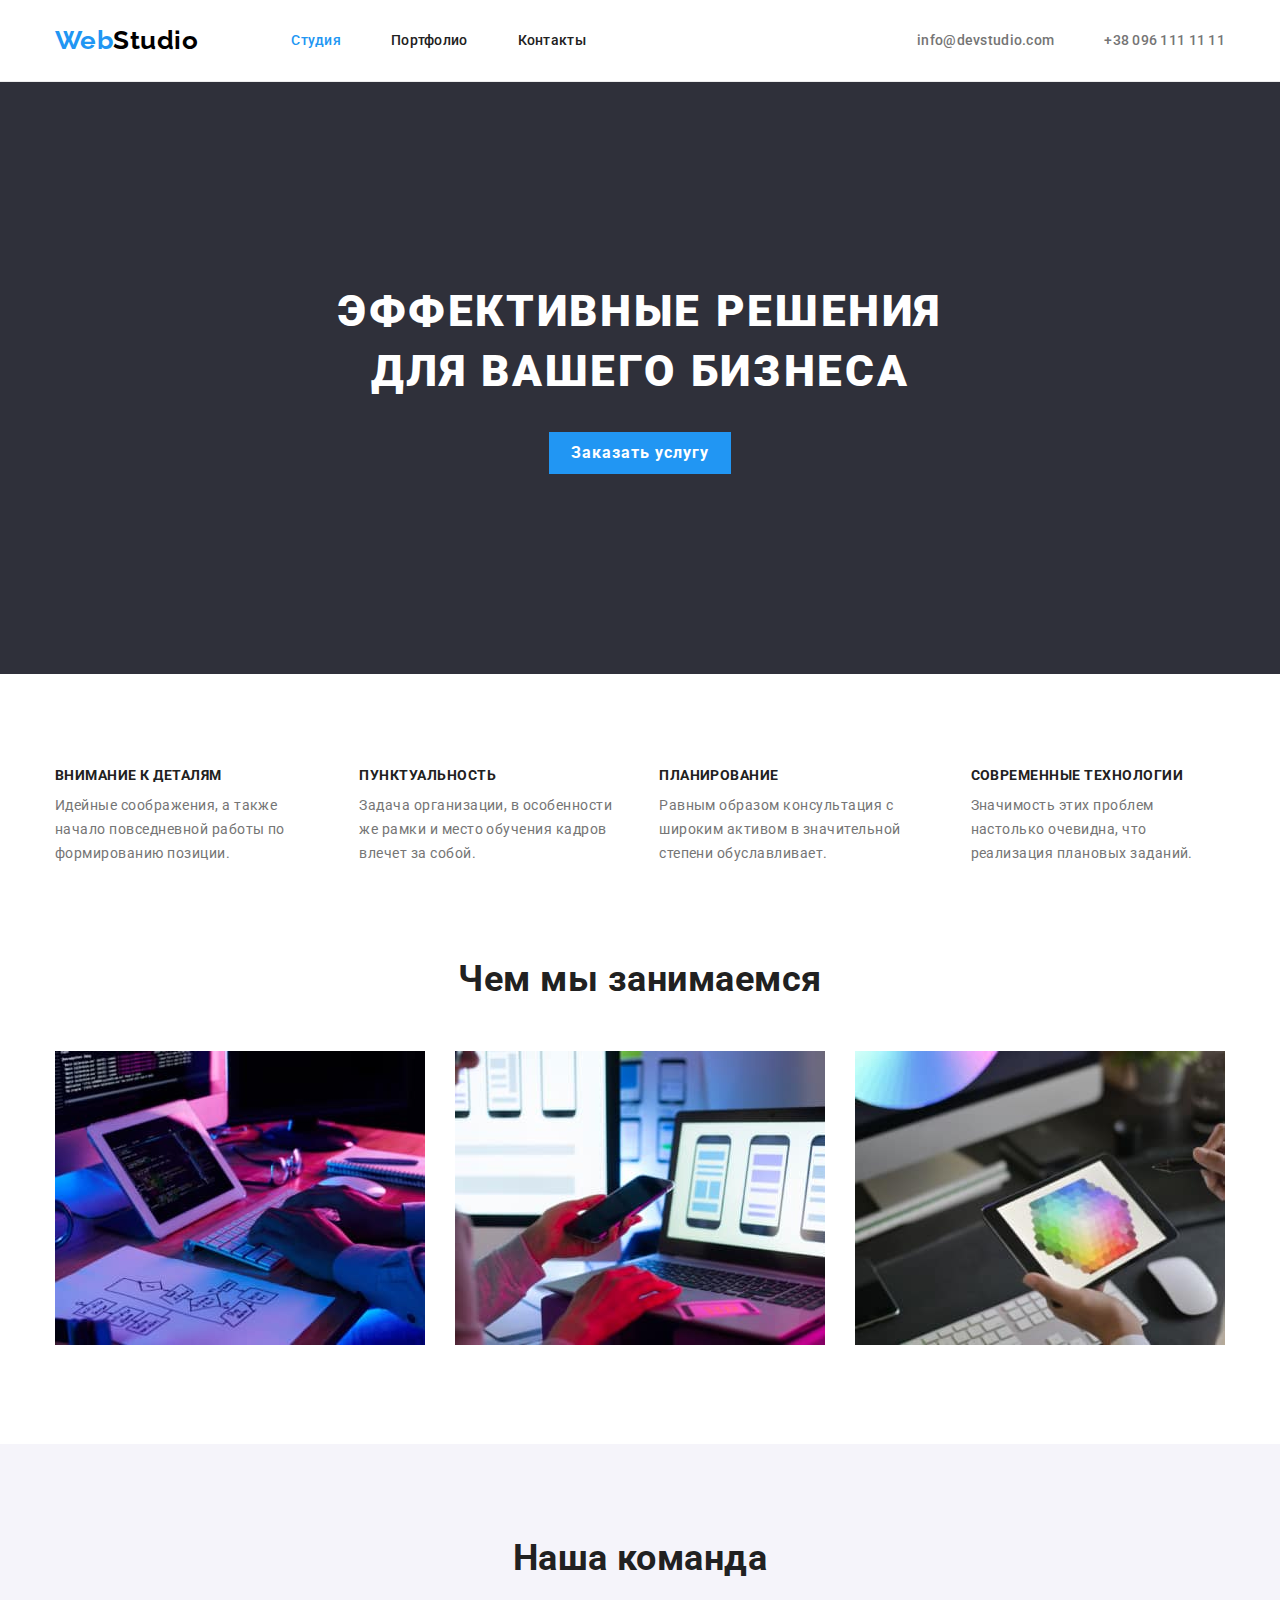
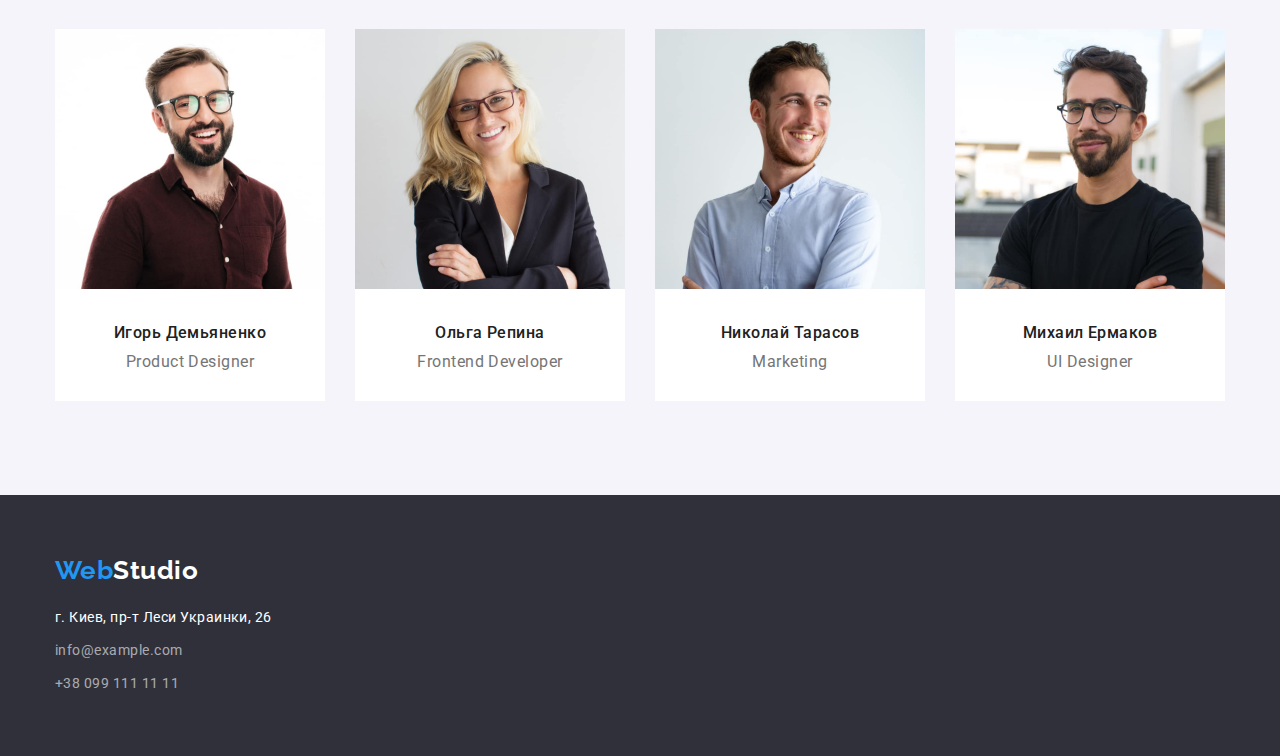
<file: index.html>
<!DOCTYPE html>
<html lang="en">

<head>
    <meta charset="UTF-8" />
    <meta http-equiv="X-UA-Compatible" content="IE=edge" />
    <meta name="viewport" content="width=device-width, initial-scale=1.0" />
    <title>Document</title>
    <link href="https://fonts.googleapis.com/css2?family=Raleway:wght@700&family=Roboto:wght@400;500;700;900&display=swap" rel="stylesheet" />
    <link rel="stylesheet" href="https://cdnjs.cloudflare.com/ajax/libs/modern-normalize/1.1.0/modern-normalize.min.css" />
    <link rel="stylesheet" href="./css/styles.css" />
</head>

<body>
    <header class="header">
        <div class="conteiner">
            <nav class="heder-nav">
                <a href="./index.html" class="logo-header" lang="en">
                    <span class="logo-first">Web</span>Studio</a>
                <ul class="header-list">
                    <li class="header-item">
                        <a href="./index.html" class="header-list-link current">Студия</a>
                    </li>
                    <li class="header-item">
                        <a href="./portfolio.html" class="header-list-link">Портфолио</a>
                    </li>
                    <li class="header-item">
                        <a href="" class="header-list-link">Контакты</a>
                    </li>
                </ul>
            </nav>
            <ul class="virtual-header">
                <li class="connect">
                    <a href="mailto:info@devstudio.com" class="header-link">info@devstudio.com</a
            >
          </li>
          <li class="connect">
            <a href="tel:+380961111111" class="header-link"
              >+38 096 111 11 11</a
            >
          </li>
        </ul>
      </div>
    </header>
    <main>
      <section class="hero">
        <div class="hero-content">
          <h1 class="hero-title">Эффективные решения для вашего бизнеса</h1>
          <button type="button" class="hero-btn">Заказать услугу</button>
        </div>
      </section>
      <section class="principles section">
        <div class="conteiner">
          <h2 hidden>principles</h2>
          <ul class="principles-list">
            <li class="principle-item">
              <h3 class="principles-title">Внимание к деталям</h3>
              <p class="principles-text">
                Идейные соображения, а также начало повседневной работы по
                формированию позиции.
              </p>
            </li>
            <li class="principle-item">
              <h3 class="principles-title">Пунктуальность</h3>
              <p class="principles-text">
                Задача организации, в особенности же рамки и место обучения
                кадров влечет за собой.
              </p>
            </li>
            <li class="principle-item">
              <h3 class="principles-title">Планирование</h3>
              <p class="principles-text">
                Равным образом консультация с широким активом в значительной
                степени обуславливает.
              </p>
            </li>
            <li class="principle-item">
              <h3 class="principles-title">Современные технологии</h3>
              <p class="principles-text">
                Значимость этих проблем настолько очевидна, что реализация
                плановых заданий.
              </p>
            </li>
          </ul>
        </div>
      </section>
      <section class="directions section">
        <div class="conteiner">
          <h2 class="directions-title">Чем мы занимаемся</h2>
          <ul class="directions-list">
            <li class="directions-item">
              <img
                src="./image/img-1.jpg"
                alt="printingon the kybord"
                width="370"
              />
            </li>
            <li class="directions-item">
              <img
                src="./image/box-2.jpg"
                alt="notebook with a phone"
                width="370"
              />
            </li>
            <li class="directions-item">
              <img
                src="./image/box-3.jpg"
                alt="palette in laptop"
                width="370"
              />
            </li>
          </ul>
        </div>
      </section>
      <section class="team section">
        <div class="conteiner">
          <h2 class="team-title">Наша команда</h2>
          <ul class="team-list">
            <li class="team-members">
              <img src="./image/dem.jpg" alt="Demianenko" width="270" />
              <div class="team-content">
                <h3 class="team-item">Игорь Демьяненко</h3>
                <p class="team-text">Product Designer</p>
              </div>
            </li>
            <li class="team-members">
              <img src="./image/repi.jpg" alt="Repina" width="270" />
              <div class="team-content">
                <h3 class="team-item">Ольга Репина</h3>
                <p class="team-text">Frontend Developer</p>
              </div>
            </li>
            <li class="team-members">
              <img src="./image/tar.jpg" alt="Tarasov" width="270" />
              <div class="team-content">
                <h3 class="team-item">Николай Тарасов</h3>
                <p class="team-text">Marketing</p>
              </div>
            </li>
            <li class="team-members">
              <img src="./image/jer.jpg" alt="Jermakov" width="270" />
              <div class="team-content">
                <h3 class="team-item">Михаил Ермаков</h3>
                <p class="team-text">UI Designer</p>
              </div>
            </li>
          </ul>
        </div>
      </section>
    </main>
    <footer class="footer">
      <div class="conteiner">
        <a href="./index.html" class="logo-footer" lang="en">
          <span class="logo-first">Web</span>Studio</a
        >
        <address class="address">г. Киев, пр-т Леси Украинки, 26</address>
        <ul class="virtual-footer">
          <li class="footer-list">
            <a href="mailto:info@example.com" class="footer-link"
              >info@example.com</a
            >
          </li>
          <li class="footer-list">
            <a href="tel:+380991111111" class="footer-link"
              >+38 099 111 11 11</a
            >
          </li>
        </ul>
      </div>
    </footer>
  </body>
</html>
</file>
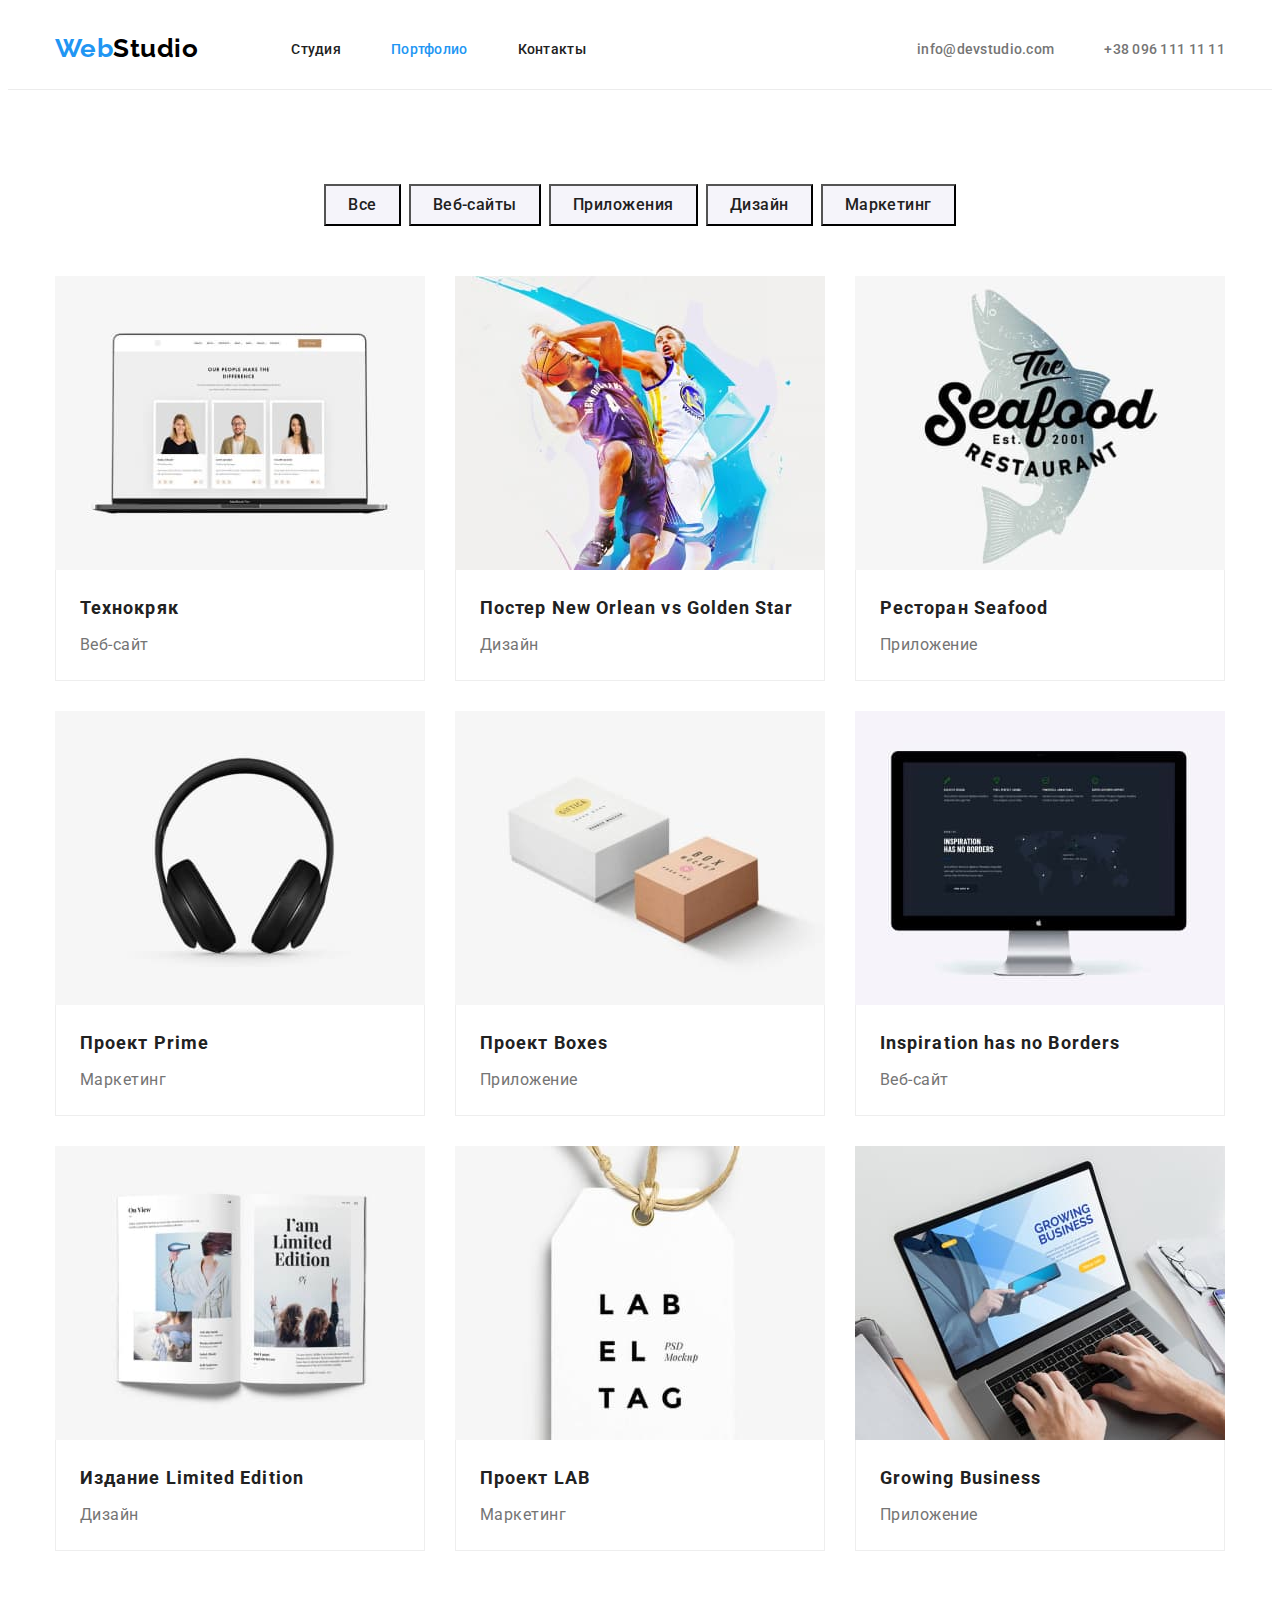
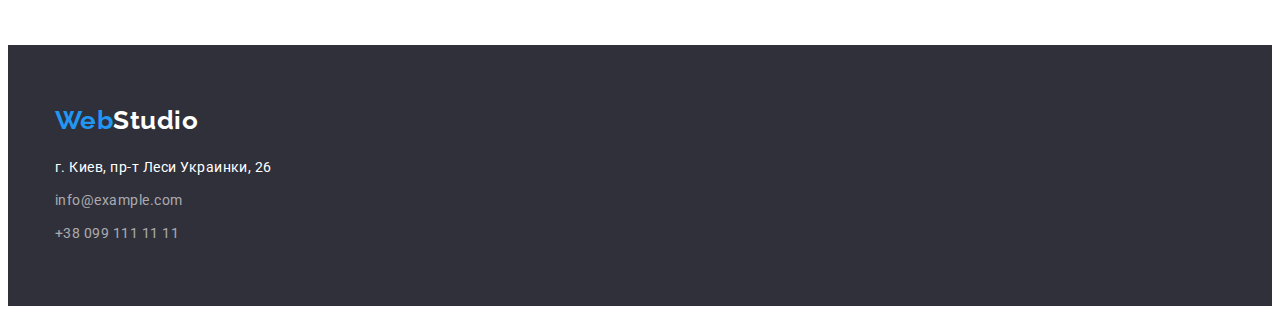
<file: portfolio.html>
<!DOCTYPE html>
<html lang="en">

<head>
    <meta charset="UTF-8" />
    <meta http-equiv="X-UA-Compatible" content="IE=edge" />
    <meta name="viewport" content="width=device-width, initial-scale=1.0" />
    <title>Portfolio</title>
    <link rel="stylesheet" href="./css/styles.css" />
    <link href="https://fonts.googleapis.com/css2?family=Raleway:wght@700&family=Roboto:wght@400;500;700;900&display=swap" rel="stylesheet" />
</head>

<body>
    <header class="header">
        <div class="conteiner">
            <nav class="heder-nav">
                <a href="./index.html" class="logo-header" lang="en">
                    <span class="logo-first">Web</span>Studio</a>
                <ul class="header-list">
                    <li class="header-item">
                        <a href="./index.html" class="header-list-link">Студия</a>
                    </li>
                    <li class="header-item">
                        <a href="" class="header-list-link current">Портфолио</a>
                    </li>
                    <li class="header-item">
                        <a href="" class="header-list-link">Контакты</a>
                    </li>
                </ul>
            </nav>
            <ul class="virtual-header">
                <li class="connect">
                    <a href="mailto:info@devstudio.com" class="header-link">info@devstudio.com</a
            >
          </li>
          <li class="connect">
            <a href="tel:+380961111111" class="header-link"
              >+38 096 111 11 11</a
            >
          </li>
        </ul>
      </div>
    </header>
    <main>
      <section class="section">
        <div class="conteiner">
          <h1 hidden>work examples</h1>
          <ul class="btn-list">
            <li class="list-item">
              <button type="button" class="btn-item">Все</button>
            </li>
            <li class="list-item">
              <button type="button" class="btn-item">Веб-сайты</button>
            </li>
            <li class="list-item">
              <button type="button" class="btn-item">Приложения</button>
            </li>
            <li class="list-item">
              <button type="button" class="btn-item">Дизайн</button>
            </li>
            <li class="list-item">
              <button type="button" class="btn-item">Маркетинг</button>
            </li>
          </ul>

          <ul class="examples">
            <li class="examples-item">
              <img
                src="./image/img-techno.jpg"
                alt="photo of staff"
                width="370"
                height="294"
                class="examples-img"
              />
              <div class="card-content">
                <h2 class="examples-title">Технокряк</h2>
                <p class="examples-text">Веб-сайт</p>
              </div>
            </li>
            <li class="examples-item">
              <img
                src="./image/img-bascketball.jpg"
                alt="two man plaing bascketball"
                width="370"
                height="294"
                class="examples-img"
              />
              <div class="card-content">
                <h2 class="examples-title">Постер New Orlean vs Golden Star</h2>
                <p class="examples-text">Дизайн</p>
              </div>
            </li>
            <li class="examples-item">
              <img
                src="./image/img-seafood.jpg"
                alt="logo of restraunt"
                width="370"
                height="294"
                class="examples-img"
              />
              <div class="card-content">
                <h2 class="examples-title">Ресторан Seafood</h2>
                <p class="examples-text">Приложение</p>
              </div>
            </li>
            <li class="examples-item">
              <img
                src="./image/img-headphone.jpg"
                alt="headphone"
                width="370"
                height="294"
                class="examples-img"
              />
              <div class="card-content">
                <h2 class="examples-title">Проект Prime</h2>
                <p class="examples-text">Маркетинг</p>
              </div>
            </li>
            <li class="examples-item">
              <img
                src="./image/img-boxes.jpg"
                alt="two boxes"
                width="370"
                height="294"
                class="examples-img"
              />
              <div class="card-content">
                <h2 class="examples-title">Проект Boxes</h2>
                <p class="examples-text">Приложение</p>
              </div>
            </li>
            <li class="examples-item">
              <img
                src="./image/img-monitor.jpg"
                alt="monitor"
                width="370"
                height="294"
                class="examples-img"
              />
              <div class="card-content">
                <h2 class="examples-title">Inspiration has no Borders</h2>
                <p class="examples-text">Веб-сайт</p>
              </div>
            </li>
            <li class="examples-item">
              <img
                src="./image/img-magazine.jpg"
                alt="magazine"
                width="370"
                height="294"
                class="examples-img"
              />
              <div class="card-content">
                <h2 class="examples-title">Издание Limited Edition</h2>
                <p class="examples-text">Дизайн</p>
              </div>
            </li>
            <li class="examples-item">
              <img
                src="./image/img-lab.jpg"
                alt="label"
                width="370"
                height="294"
                class="examples-img"
              />
              <div class="card-content">
                <h2 class="examples-title">Проект LAB</h2>
                <p class="examples-text">Маркетинг</p>
              </div>
            </li>
            <li class="examples-item">
              <img
                src="./image/img-laptop.jpg"
                alt="laptop"
                width="370"
                height="294"
                class="examples-img"
              />
              <div class="card-content">
                <h2 class="examples-title">Growing Business</h2>
                <p class="examples-text">Приложение</p>
              </div>
            </li>
          </ul>
        </div>
      </section>
    </main>
    <footer class="footer">
      <div class="conteiner">
        <a href="./index.html" class="logo-footer" lang="en">
          <span class="logo-first">Web</span>Studio</a
        >
        <address class="address">г. Киев, пр-т Леси Украинки, 26</address>
        <ul class="virtual-footer">
          <li class="footer-list">
            <a href="mailto:info@example.com" class="footer-link"
              >info@example.com</a
            >
          </li>
          <li class="footer-list">
            <a href="tel:+380991111111" class="footer-link"
              >+38 099 111 11 11</a
            >
          </li>
        </ul>
      </div>
    </footer>
  </body>
</html>
</file>
<file: css/styles.css>
html {
    box-sizing: border-box;
}

*,
*::before,
::after {
    box-sizing: inherit;
}

h1,
h2,
h3,
h4,
h5,
h6,
p {
    margin: 0;
}

ul {
    margin: 0;
    padding-left: 0;
}

:root {
    --bacground-white: #ffffff;
    --hero-link-color: #ffffff;
    --link-color: #2196f3;
    --main-text-color: #212121;
    --secondary-text-color: #757575;
}

body {
    color: #212121;
    font-family: "Roboto", sans-serif;
    background-color: #ffffff;
    letter-spacing: 0.03em;
}


/* -----------------HEADER----------------- */

.header {
    background-color: #ffffff;
    border-bottom: 1px solid #ececec;
    padding-top: 25px;
    padding-bottom: 25px;
}

.conteiner {
    width: 1200px;
    padding-left: 15px;
    padding-right: 15px;
    margin: 0 auto;
}

.header .conteiner {
    display: flex;
}

.heder-nav {
    display: flex;
    align-items: center;
}

.logo-header,
.logo-footer {
    font-family: "Raleway";
    font-weight: 700;
    font-size: 26px;
    line-height: 1.19;
    color: #000000;
    text-decoration: none;
}

.logo-header {
    margin-right: 93px;
}

.logo-first {
    color: var(--link-color);
}

.header-list {
    list-style: none;
    padding: 0;
    display: flex;
}

.header-list-link {
    font-weight: 500;
    font-size: 14px;
    line-height: 1.14;
    letter-spacing: 0.02em;
    color: var(--main-text-color);
    text-decoration: none;
}

.header-list-link:hover,
.header-list-link :focus {
    color: var(--link-color);
}

.header-list .header-list-link.current {
    color: var(--link-color);
}

.virtual-header {
    list-style: none;
    padding: 0;
    display: flex;
    align-items: center;
    margin-left: auto;
}

.connect:not(:last-child) {
    margin-right: 50px;
}

.header-link {
    font-weight: 500;
    font-size: 14px;
    line-height: 1.14;
    letter-spacing: 0.02em;
    color: var(--secondary-text-color);
    text-decoration: none;
}

.header-item:not(:last-child) {
    margin-right: 50px;
}

.header-link:hover,
.header-link :focus {
    color: var(--link-color);
}


/* -----------------WORK EXAMPLES----------------- */

.section {
    padding-top: 94px;
    padding-bottom: 94px;
}

.btn-list,
.examples {
    list-style: none;
    padding: 0;
    margin-top: 0;
    margin-bottom: 0;
}

.btn-list {
    margin-bottom: 50px;
    display: flex;
    justify-content: center;
}

.list-item:not(:last-child) {
    margin-right: 8px;
}

.btn-item {
    font-family: inherit;
    font-weight: 500;
    font-size: 16px;
    line-height: 1.62;
    text-align: center;
    color: var(--main-text-color);
    background-color: #f5f4fa;
    letter-spacing: inherit;
    padding: 6px 22px;
}

.btn-item:hover,
.btn-item:focus {
    color: var(--hero-link-color);
    background-color: var(--link-color);
}

.examples {
    display: block;
    display: flex;
    flex-wrap: wrap;
    padding: 0;
    margin: -15px;
}

.examples-item {
    margin: 15px;
    display: block;
    flex-basis: calc(100% / 3 - 30px);
}

.examples-img {
    display: block;
    max-width: 100%;
}

.examples-title {
    margin-bottom: 4px;
    font-weight: 700;
    font-size: 18px;
    line-height: 2;
    letter-spacing: 0.06em;
    color: var(--main-text-color);
}

.examples-text {
    font-size: 16px;
    line-height: 1.88;
    color: var(--secondary-text-color);
}

.card-content {
    padding: 20px 24px;
    background: #ffffff;
    border-bottom: 1px solid #eeeeee;
    border-right: 1px solid #eeeeee;
    border-left: 1px solid #eeeeee;
}


/* -----------------FOOTER----------------- */

.footer {
    padding-top: 60px;
    padding-bottom: 60px;
}

.logo-footer {
    color: var(--hero-link-color);
}

.footer {
    background-color: #2f303a;
}

.address {
    font-weight: 400;
    font-size: 14px;
    line-height: 1.71;
    color: var(--hero-link-color);
    font-style: normal;
    margin-top: 20px;
}

.virtual-footer {
    list-style: none;
    padding-left: 0;
    margin-top: 9px;
    margin-bottom: 0;
}

.footer-list:last-child {
    margin-top: 9px;
}

.footer-link {
    font-family: "Roboto";
    font-style: normal;
    font-weight: 400;
    font-size: 14px;
    line-height: 1.71;
    color: rgba(255, 255, 255, 0.6);
    text-decoration: none;
}


/* -----------------INDEX HTML----------------- */

.hero-title {
    display: inline-block;
    font-weight: 900;
    font-size: 44px;
    line-height: 1.36;
    text-align: center;
    letter-spacing: 0.06em;
    text-transform: uppercase;
    color: var(--hero-link-color);
    margin-bottom: 30px;
    max-width: 696px;
    text-align: center;
}

.hero {
    background-color: #2f303a;
    margin: 0 auto;
}

.hero-content {
    padding-top: 200px;
    padding-bottom: 200px;
    text-align: center;
}

.hero-btn {
    font-family: inherit;
    font-weight: 700;
    font-size: 16px;
    line-height: 1.88;
    display: flex;
    align-items: center;
    text-align: center;
    letter-spacing: 0.06em;
    color: var(--hero-link-color);
    background-color: var(--link-color);
    min-width: 132px;
    border: 0;
    padding: 6px 22px 6px 22px;
    margin-right: auto;
    margin-left: auto;
}

.hero-btn:hover,
.hero-btn:focus {
    background-color: #188ce8;
}


/* -------PRINCIPLES-------- */

.principles.section {
    padding-bottom: 0;
}

.principles-list {
    list-style: none;
    display: flex;
    padding-left: 0;
    margin-top: 0;
    margin-bottom: 0;
}

.principle-item:not(:last-child) {
    margin-right: 30px;
}

.principles-title {
    font-weight: 700;
    font-size: 14px;
    line-height: 1.14;
    text-transform: uppercase;
    color: var(--main-text-color);
    margin-bottom: 10px;
}

.principles-text {
    font-size: 14px;
    line-height: 1.71;
    color: var(--secondary-text-color);
}


/* -----------------DIRECTIONS OF WORK----------------- */

.directions-list {
    list-style: none;
    padding-left: 0;
    margin-top: 0;
    margin-bottom: 0;
    display: flex;
}

.directions-item:not(:last-child) {
    margin-right: 30px;
}

.directions-title {
    font-weight: 700;
    font-size: 36px;
    line-height: 1.16;
    text-align: center;
    color: var(--main-text-color);
    margin-bottom: 50px;
}


/* -----------------------TEAM-------------- */

.team {
    background-color: #f5f4fa;
}

.team-list {
    list-style: none;
    padding-left: 0;
    margin-right: 0;
    margin-left: 0;
    display: flex;
}

.team-members:not(:last-child) {
    margin-right: 30px;
}

.team-members {
    background-color: #ffffff;
}

.team-title {
    font-weight: 700;
    font-size: 36px;
    line-height: 1.16;
    text-align: center;
    color: var(--main-text-color);
    margin-bottom: 50px;
}

.team-content {
    padding-top: 30px;
    padding-bottom: 30px;
    text-align: center;
}

.team-item {
    font-weight: 500;
    font-size: 16px;
    line-height: 1.18;
    color: var(--main-text-color);
    margin-bottom: 10px;
}

.team-text {
    font-size: 16px;
    line-height: 1.18;
    color: var(--secondary-text-color);
}
</file>
